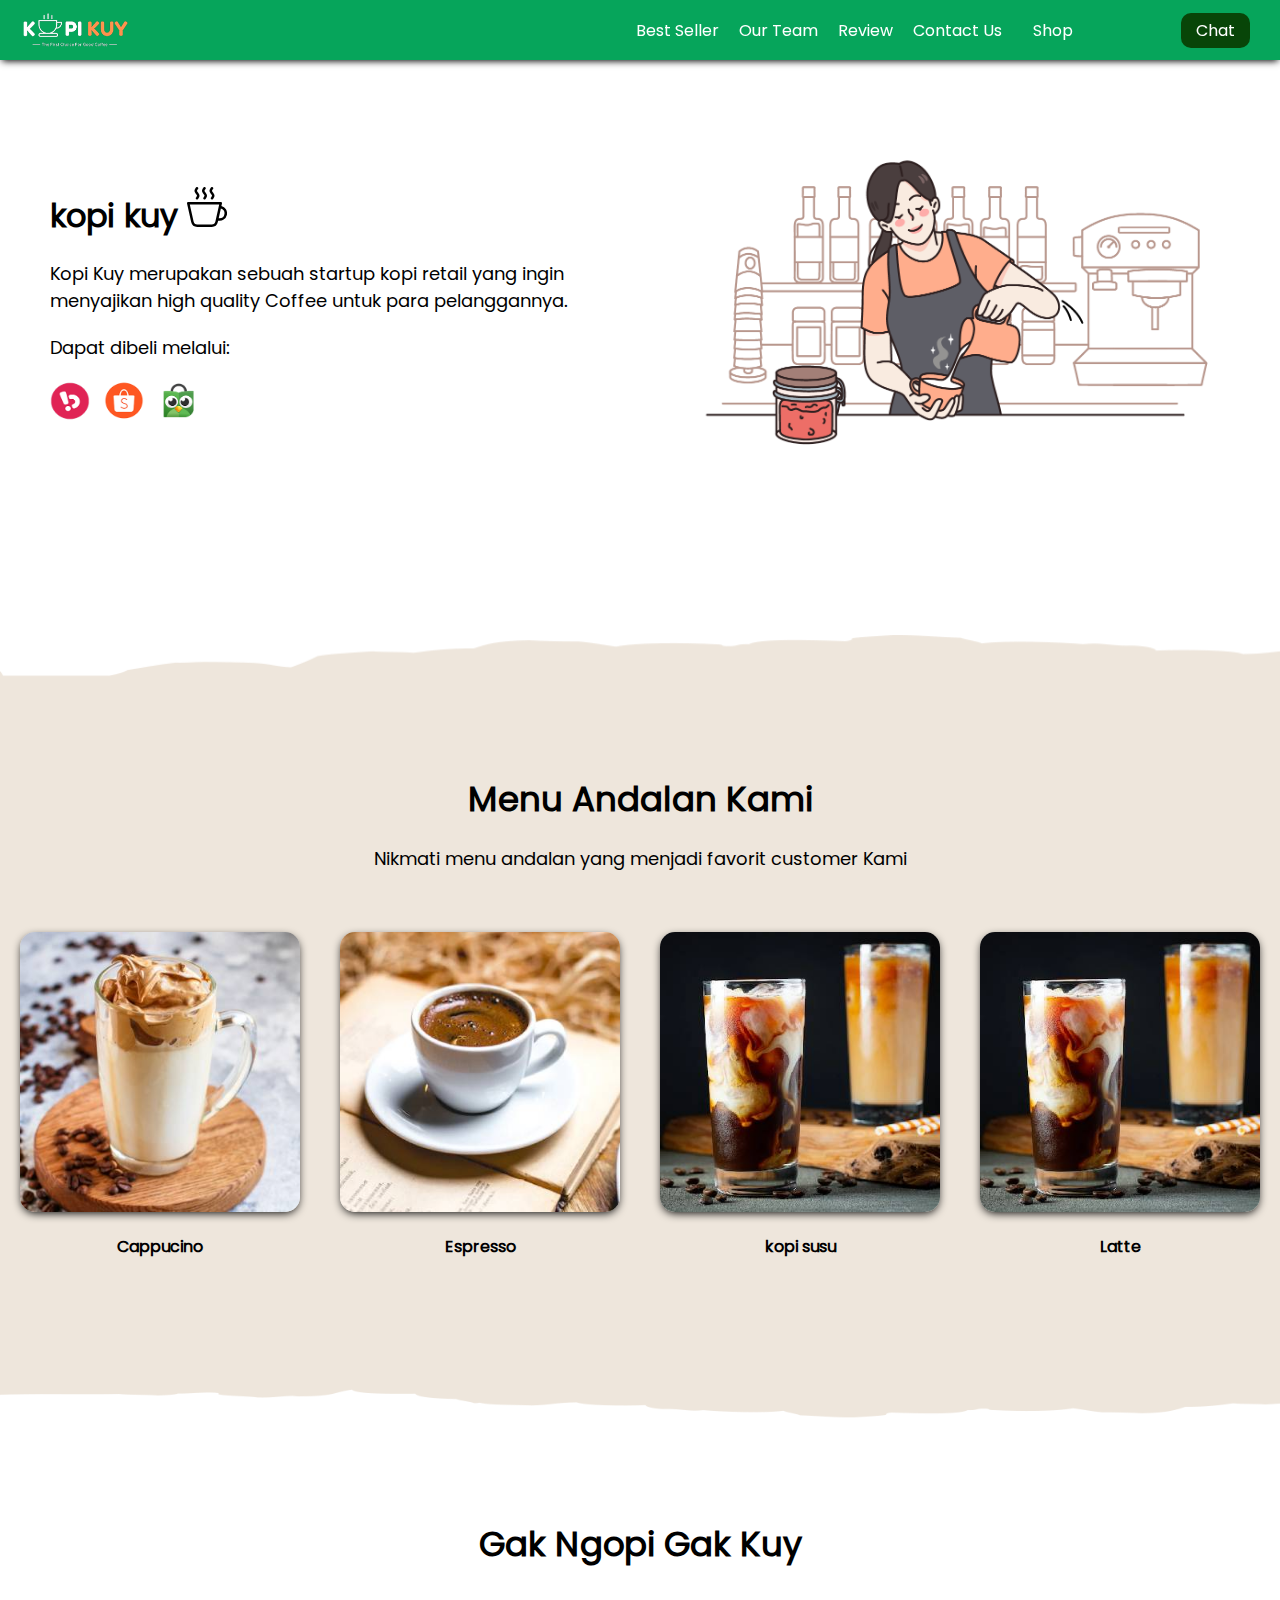
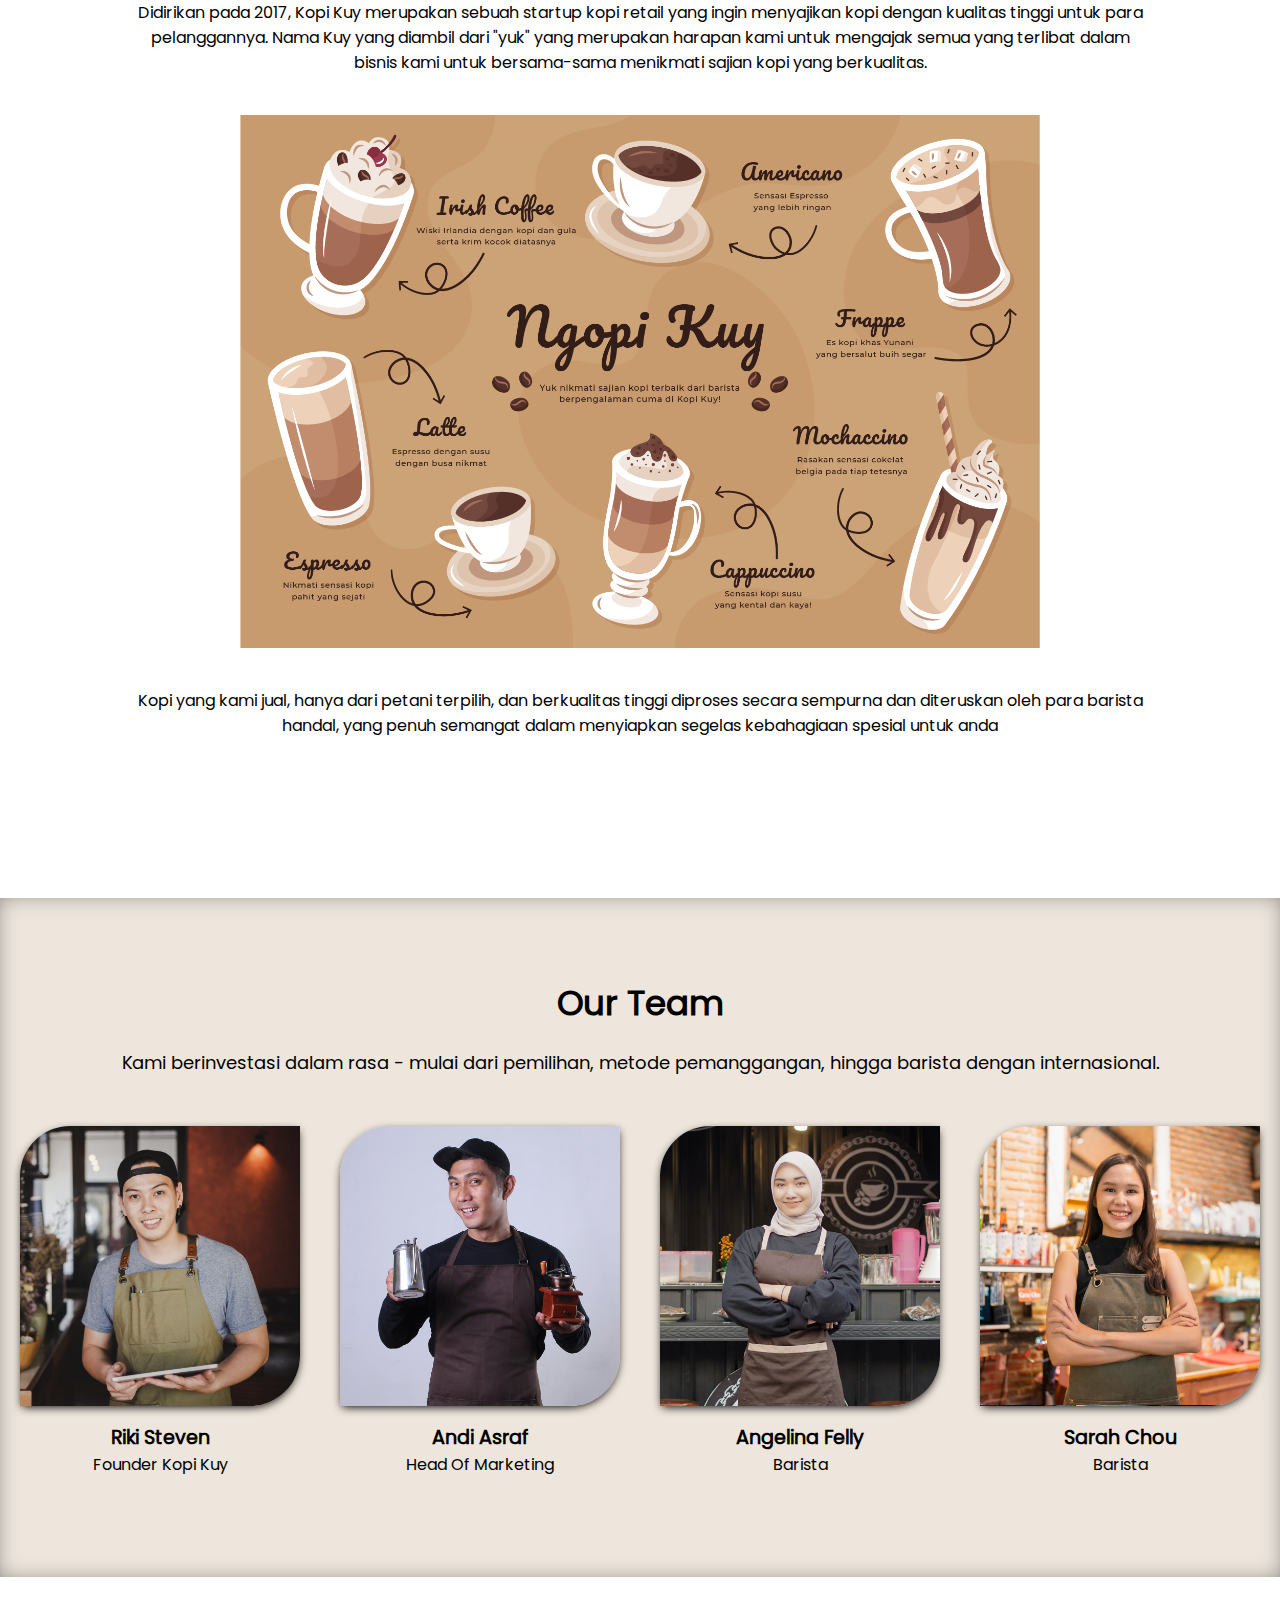
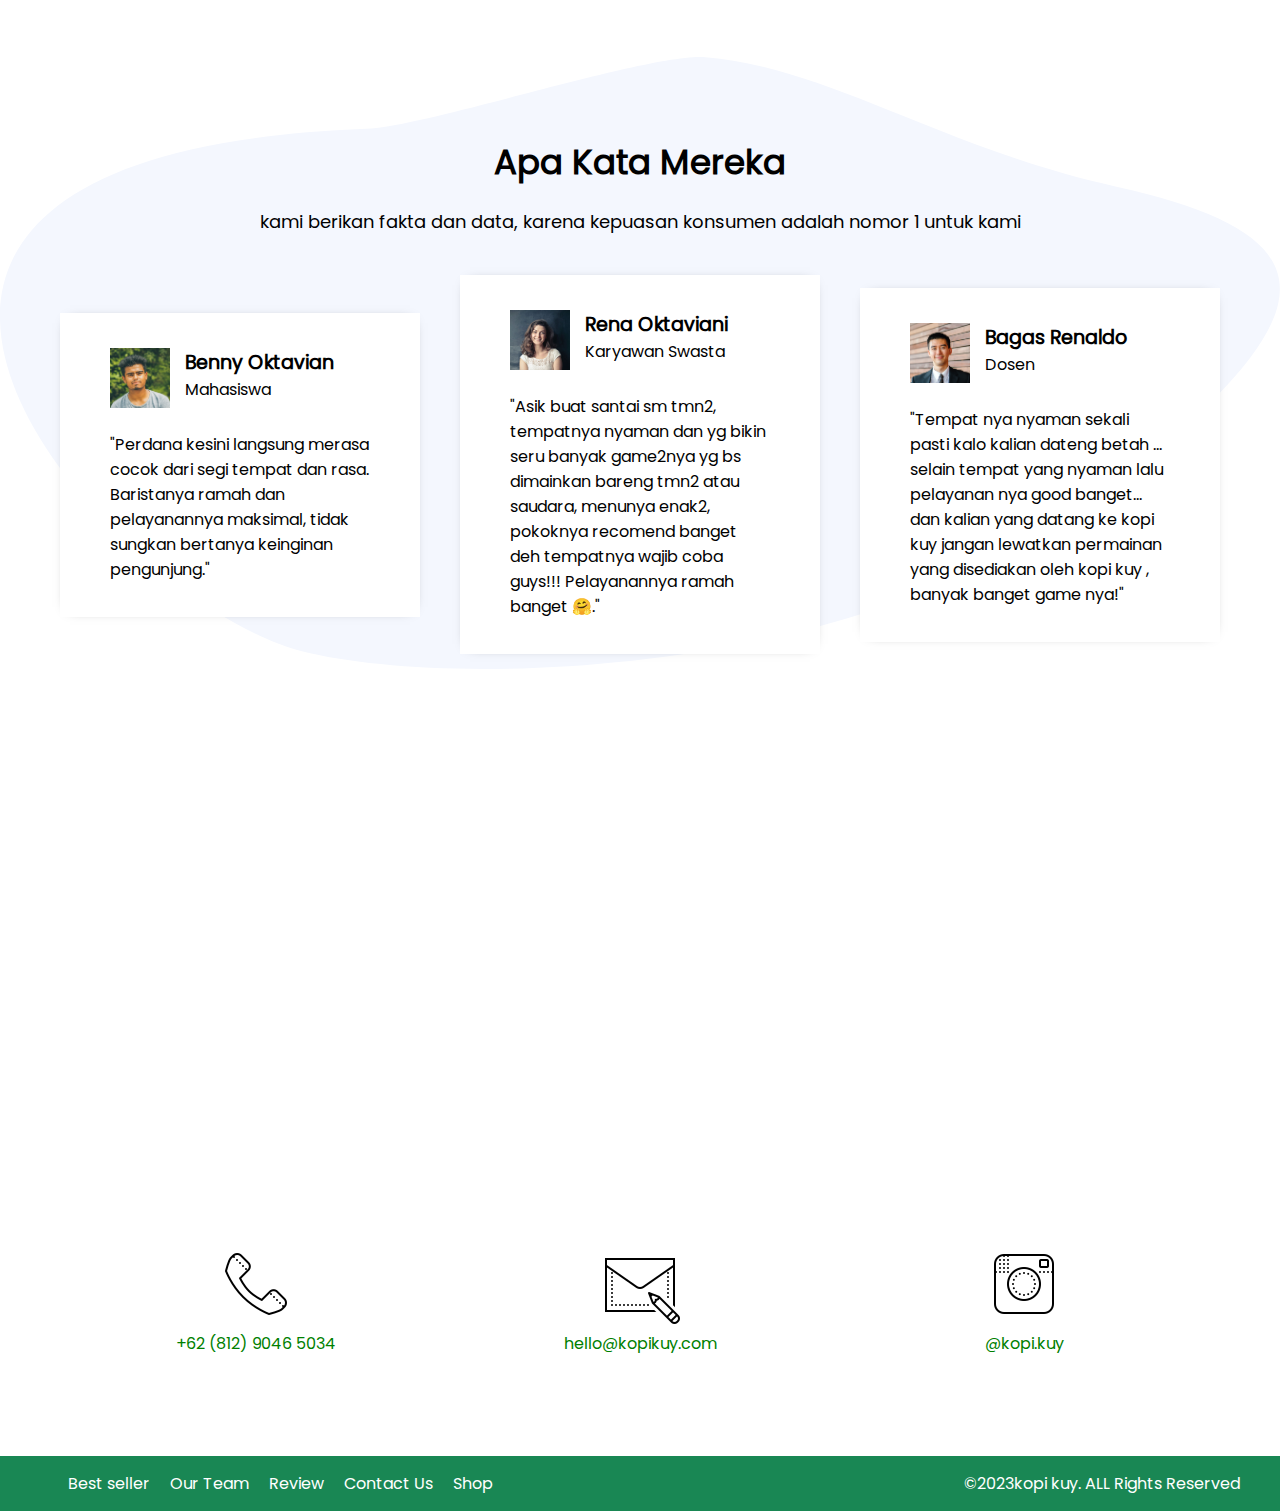
<file: index.html>
<!DOCTYPE html>
<html lang="id">

<head>
    <meta charset="UTF-8">
    <meta http-equiv="X-UA-Compatible" content="IE=edge">
    <meta name="viewport" content="width=device-width, initial-scale=1.0">
    <link rel="shortcut icon" href="images/favicon.ico" type="image/x-icon">
    <title>Website Kopi Kuy</title>
    <link rel="stylesheet" href="css/style.css">
</head>

<body>
    <nav>
        <img class="logo" src="images/logo/logo_kuy.png">
        <div class="navigasi">
            <a href="#best-seller">Best Seller</a>
            <a href="#our-team">Our Team</a>
            <a href="#review">Review</a>
            <a href="#contact-us">Contact Us</a>
        </div>
        <a class="shop" href="produk.html">Shop</a>
        <a class="chat" href="https://wa.me/628123456?text=Saya ingin bertanya" target="_blank">Chat</a>
    </nav>

    <!--Tulis kode header mulai di baris 28-->

    <header>
        <div class="kiri">
            <h1>
                kopi kuy
                <img src="images/icon/icon_kopi.svg" alt="">
            </h1>
            <p>
                Kopi Kuy merupakan sebuah startup kopi retail yang ingin menyajikan
                high quality Coffee untuk para pelanggannya.
            </p>
            <p>
                Dapat dibeli melalui:
            </p>
            <div class="olshop">
                <img src="images/logo/logo_bukalapak.png" alt="">
                <img src="images/logo/logo_shopee.png" alt="">
                <img src="images/logo/logo_tokopedia.png" alt="">
            </div>
        </div>
        <div class="kanan">
            <img src="images/header/header1.png" alt="">
        </div>
    </header>
    <section class="best-seller" id="best-seller">
        <h2>Menu Andalan Kami</h2>
        <p>Nikmati menu andalan yang menjadi favorit customer Kami</p>
        <div class="produk">
            <img src=" images/produk/product_capuchino.jpg" alt="">
            <p>Cappucino</p>
        </div>
        <div class="produk">
            <img src="images/produk/product_espresso.jpg" alt="">
            <p>Espresso</p>
        </div>
        <div class="produk">
            <img src="images/produk/product_kopi_susu.jpg" alt="">
            <p>kopi susu</p>
        </div>
        <div class="produk">
            <img src="images/produk/product_kopi_susu.jpg" alt="">
            <p>Latte</p>
        </div>
    </section>
    <section class="about-us" id="about-us">
        <h2>Gak Ngopi Gak Kuy</h2>
        <p>Didirikan pada 2017, Kopi Kuy merupakan sebuah startup kopi retail
            yang ingin menyajikan kopi dengan kualitas tinggi untuk para pelanggannya.
            Nama Kuy yang diambil dari "yuk" yang merupakan harapan kami untuk mengajak semua
            yang terlibat dalam bisnis kami untuk bersama-sama menikmati sajian kopi yang berkualitas.</p>
        <img src="images/about-us/aset_kopi_jumbo.png" alt="">
        <p>Kopi yang kami jual, hanya dari petani terpilih, dan berkualitas tinggi diproses
            secara sempurna dan diteruskan oleh para barista handal, yang penuh semangat
            dalam menyiapkan segelas kebahagiaan spesial untuk anda</p>
    </section>
    <section class="our-team" id="our-team">
        <h2>Our Team</h2>
        <p>Kami berinvestasi dalam rasa - mulai dari pemilihan, metode pemanggangan, hingga barista dengan
            internasional. </p>
        <div class="team">
            <img src="images/team/team1.jpg" alt="">
            <h3>Riki Steven</h3>
            <p>Founder Kopi Kuy</p>
        </div>
        <div class="team">
            <img src="images/team/team2.jpg" alt="">
            <h3>Andi Asraf</h3>
            <p>Head Of Marketing</p>
        </div>
        <div class="team">
            <img src="images/team/team3.jpg" alt="">
            <h3>Angelina Felly</h3>
            <p>Barista</p>
        </div>
        <div class="team">
            <img src="images/team/team4.jpg" alt="">
            <h3>Sarah Chou</h3>
            <p>Barista</p>
        </div>
    </section>
    <section class="review" id="riview">
        <h2>Apa Kata Mereka</h2>
        <p>kami berikan fakta dan data, karena kepuasan konsumen adalah nomor 1 untuk kami</p>
        <div class="testimoni">
            <img src="images/customer/customer1.jpg" alt="">
            <div class="profile">
                <h3>Benny Oktavian</h3>
                <p>Mahasiswa</p>
            </div>
            <p>"Perdana kesini langsung merasa cocok dari segi tempat dan rasa.
                Baristanya ramah dan pelayanannya maksimal, tidak sungkan bertanya keinginan pengunjung."</p>
        </div>
        <div class="testimoni">
            <img src=" images/customer/customer2.jpg" alt="">
            <div class="profile">
                <h3>Rena Oktaviani</h3>
                <p>Karyawan Swasta</p>
            </div>
            <p>"Asik buat santai sm tmn2, tempatnya nyaman dan yg bikin seru banyak game2nya
                yg bs dimainkan bareng tmn2 atau saudara, menunya enak2, pokoknya recomend
                banget deh tempatnya wajib coba guys!!! Pelayanannya ramah banget 🤗."</p>
        </div>
        <div class="testimoni">
            <img src="images/customer/customer3.jpg" alt="">
            <div class="profile">
                <h3>Bagas Renaldo</h3>
                <p>Dosen</p>
            </div>
            <p>"Tempat nya nyaman sekali pasti kalo kalian dateng betah ...
                selain tempat yang nyaman lalu pelayanan nya good banget...
                dan kalian yang datang ke kopi kuy jangan lewatkan permainan yang disediakan
                oleh kopi kuy , banyak banget game nya!"</p>
        </div>
    </section>
    <section class="contact-us" id="contact-us">
        <iframe
            src="https://www.google.com/maps/embed?pb=!1m14!1m8!1m3!1d7932.741866032694!2d106.668581!3d-6.214715!3m2!1i1024!2i768!4f13.1!3m3!1m2!1s0x2e69f9912c7f297b%3A0xe5a3a671dae861ab!2sKopi%20kuy!5e0!3m2!1sid!2sid!4v1680617229460!5m2!1sid!2sid"
            allowfullscreen="" loading="lazy" referrerpolicy="no-referrer-when-downgrade" frameborder="0"></iframe>
        <div class="kontak">
            <img src="images/icon/icon_phone.png" alt="">
            <p>+62 (812) 9046 5034</p>
        </div>
        <div class="kontak">
            <img src="images/icon/icon_mail.png" alt="">
            <p>hello@kopikuy.com</p>
        </div>
        <div class="kontak">
            <img src="images/icon/icon_instagram.png" alt="">
            <p>@kopi.kuy</p>
        </div>
    </section>
    <footer>
        <div class="navigasi">
            <a href="#best-seller">Best seller</a>
            <a href="#our-team">Our Team</a>
            <a href="#review">Review</a>
            <a href="#contact-us">Contact Us</a>
            <a href="produk.html">Shop</a>
        </div>
        <p>&copy;2023kopi kuy. ALL Rights Reserved</p>
    </footer>

</body>

</html>
</file>
<file: css/style.css>
/* Kode * di bawah ini untuk mereset tampilan setiap web browser supaya seragam */

* {
   box-sizing: border-box;
   margin: 0;
   padding: 0;
}

html {
   /* scroll-behavior: smooth agar scroll ketika klik pada navigasi menjadi halus */
   scroll-behavior: smooth;
}

/* 
Kode di bawah ini untuk mengatur nav sampai footer agar memiliki tampilan flexibel
selengkapnya akan di bahas di hari ke 3
*/

nav,
header,
section,
footer {
   /* 
      display: flex memiliki pengaturan yang dapat mengatur agar elemen
      di dalamnya memiliki ukuran yang fleksibel
      digunakan saat ada elemen yang isinya lebih dari satu kolom
   */
   display: flex;
   /* 
      align-items: center mengatur elemen di dalamnya rata tengah vertikal
   */
   align-items: center;

   /* 
      justify-content: center mengatur elemen di dalamnya rata tengah horizontal
   */
   justify-content: center;

   /* 
      flex-wrap: wrap mengatur agar jika lebar elemen berlebih, maka elemen
      akan otomatis diletakan di baris baru (tidak dipaksakan di satu baris)
   */
   flex-wrap: wrap;
}



/* 
Kode @font-face untuk menginstall font ke dalam Website 
src adalah untuk lokasi fontnya, font dapat di cari di website https://fonts.google.com/
dengan memberi nama family, maka kita mendaftarkan font tersebut ke dalam website
*/

@font-face {
   src: url(../fonts/poppins.woff2);
   font-family: 'Poppins';
}

body {
   /* 
   mendaftarkan semua teks pada body menjadi family Poppins 
   kenapa pada body? karena elemen body membungkus semua elemen dari nav section sampai footer
   */
   font-family: 'Poppins';
}

/*
Misalnya ada font dari google yang bernama Irish Grover yang berada di:
https://fonts.gstatic.com/s/irishgrover/v23/buExpoi6YtLz2QW7LA4flVgv__RP.woff2

maka bisa coba copy kode berikut untuk menginstall font tadi:

@font-face {
  font-family: 'Irish Grover';
  font-style: normal;
  font-weight: 400;
  src: url(https://fonts.gstatic.com/s/irishgrover/v23/buExpoi6YtLz2QW7LA4flVgv__RP.woff2) format('woff2');
}

Jika kode di atas sudah di copy
Nanti pada element yang ingin menggunakan font Irish Grover Tadi, tinggal diganti font-familynya
misal mau mengganti h1 dan h2 maka kodenya sebagai berikut:

h1,h2 {
   font-family: 'Irish Grover';
}

*/


a {
   /* menghilangkan garis bawah pada link */
   text-decoration: none;

   /* 
   color: adalah untuk mengganti warna tulisan.
   color:unset digunakan pada a untuk menghilangkan warna bawaan pada link (biasanya warna biru) 
   */
   color: unset;
}

h2 {
   /* mengatur ukuran huruf ke 34 pixel */
   font-size: 34px;
}

h3 {
   /* mengatur ukuran huruf ke 1.2rem */
   font-size: 1.2rem;
}

h1,
h2,
h3 {
   /* mengatur tebal huruf bisa bold, normal*/
   font-weight: bold;
}

img {
   /* 
      kode max-width artinya lebar maksimal
      mengatur agar semua elemen img memiliki lebar maksimal 100% agar
      besar gambar tidak melebihi layar ataupun elemen pembungkus
   */
   max-width: 100%;
}

/* Navigasi */

nav {
   /* 
   background-color mengatur warna latar belakang 
   untuk pengguna hp, pergantian warna tidak bisa seperti vs code
   hanya dapat menggunakan warna bahasa inggris seperti: red, green, brown, purple dsb
   untuk pengguna vscode silahkan arahkan mouse ke kotak warna di bawah
   untuk mengganti warna sesuai keinginan
   */
   background-color: #06a55b;

   /* box-shadow membuat efek bayangan */
   box-shadow: 0 3px 7px -2px #000;

   /* width mengatur lebar elemen. 100% agar lebarnya full dari kiri sampai kanan layar */
   width: 100%;

   /* 
   padding digunakan untuk memberi jarak ke dalam. 
   efeknya bila digunakan pada elemen yang memiliki warna latar akan membuat elemen tersebut 'gemuk'
   padding-top artinya jarak ke atas, nilai padding dapat berupa
   padding-top, padding-bottom, padding-left, padding-right
   */
   padding-top: 10px;
   padding-bottom: 10px;

   /* 
   position mengatur posisi elemen, position:fixed supaya elemen nav akan ikut menempel di atas layar
   saat kita scroll ke bawah. Jika ingin navigasi gak nempel, bisa menggunakan position:static;
   */
   position: fixed;

   /* Nilai z-index semakin besar, maka elemen akan semakin di depan */
   z-index: 500;
}

img.logo {
   /* height mengatur tinggi elemen */
   height: 40px;
   /* penjelasan margin mirip dengan padding, fungsinya untuk memberi jarak pada elemen */
   margin-left: 20px;
}

div.navigasi {
   margin-left: auto;
   margin-right: 15px;
}

nav a {
   color: #fff;
   padding-left: 8px;
   padding-right: 8px;
}

a.shop {
   margin-right: 100px;
}

a.chat {
   margin-right: 30px;
   background-color: rgb(8, 69, 8);
   color: #fff;
   padding-top: 5px;
   padding-right: 15px;
   padding-bottom: 5px;
   padding-left: 15px;
   border-radius: 10px;
}


/* 
   PERHATIKAN bahwa dalam mengatur elemen, nama elemen langsung ditulis
   sedangkan untuk mengatur class, dibutuhkan tanda titik (.) terlebih dulu
   img {} berarti seluruh elemen dengan tag img (<img src="....">), 
   sedangkan .img artinya hanya elemen dengan class img (<img class="img" src="...">) 
*/


/* HEADER */


header,
section {
   /*
    padding mengatur jarak ke dalam
    pada padding dan margin ditambahkan top / right / bottom / top 
    untuk mengatur jarak masing-masing 
   */
   padding-top: 80px;
   padding-bottom: 80px;

   /* margin mengatur jarak ke luar */
   margin-bottom: 80px;
}

/* penulisan CSS dapat digabung dengan beberapa elemen */
header div.kiri,
header div.kanan {
   /* width mengatur lebar elemen. 50% artinya setengah ukuran elemen pembungkus */
   width: 50%;
   padding: 50px;
}

header h1 {
   margin-bottom: 20px;
}

header p {
   /* font-size digunakan untuk mengatur ukuran huruf */
   font-size: 18px;
   margin-bottom: 20px;
}

div.olshop img {
   width: 40px;
   /* aspect-ratio:1 agar tinggi menyesuaikan width */
   aspect-ratio: 1;
   margin-right: 10px;
}

/* Best Seller */

section.best-seller {
   position: relative;

   /* background-color mengatur warna latar belakang elemen */
   background-color: #EEE6DC;

   /* text-align mengatur rata tulisan, bisa bernilai: left, right, center, justify */
   text-align: center;
}

/* 
terkait position, after, dan before memerlukan pemahaman mendalam
terkait layout pada CSS untuk dapat memahami secara penuh 
*/

section.best-seller::before,
section.best-seller::after {
   position: absolute;
   content: "";
   width: 100%;
   height: 76px;

   /* background-image untuk menambahkan gambar sebagai background */
   background-image: url(../images/background/garis-atas.png);

   /*background-size agar gambar latar menyesuaikan tinggi / lebar elemen */
   background-size: cover;

   top: -60px;
   left: 0;
}

section.best-seller::after {
   height: 60px;
   background-image: url(../images/background/garis-bawah.png);
   top: unset;
   bottom: -60px;
}

section.best-seller h2 {
   margin-bottom: 20px;
   width: 100%;
}

/* 
Penulisan section.best-seller > p berarti mengatur elemen p yang langsung
di bungkus oleh elemen <section class="best-seller">
aturan ini tidak berlaku untuk elemen <p> yang ada di dalam <div class="produk">
*/

section.best-seller>p {
   font-size: 18px;
   margin-bottom: 40px;
   width: 100%;
}

div.produk {
   /* 
      Penulisan padding dan margin seperti padding:20px ini penulisan singkat 
      yang berarti top, right, bottom, left nilainya sama, yaitu 20px 
   */
   padding: 20px;
   width: 25%;
}

div.produk img {
   /* transition membuat animasi transisi dari perubahan style, 0.3s berarti 0.3 detik */
   transition: all 0.3s ease;

   /* border-radius  Membuat sudut membulat */
   border-radius: 15px;

   /* box-shadow membuat efek bayangan */
   box-shadow: 0 3px 10px -2px #000;
}

/*

kode div.produk img:hover akan dijalankan saat mouse ada di atas elemen <img> yang ada
di dalam <div class="produk"> 
karena ada efek transition pada div.produk img 
maka akan menghasilkan efek animasi yang smooth

*/
div.produk img:hover {

   /* membuat transformasi, bisa berupa scale(1.05), rotate(180deg), translateY(-50px), dsb */
   transform: scale(0.9);
   border-radius: 50%;
}

div.produk p {
   margin-top: 15px;
   font-weight: bold;
}



/* About US */

section.about-us {
   /* max-width: 80%; mengatur lebar maksimal elemen tidak boleh melebihi 80% layar */
   max-width: 80%;

   /* margin-left dan margin-right auto akan membuat posisi elemen berada di tengah */
   margin-left: auto;
   margin-right: auto;
   text-align: center;
}

section.about-us h2 {
   margin-bottom: 30px;
   width: 100%;
}

section.about-us img {
   /* 
      Penulisan width: 800px dan max-width: 100% mengatur agar
      elemen memiliki lebar 800px namun tidak boleh melebihi 100% ukuran layar
   */
   width: 800px;
   max-width: 100%;
   margin: auto;
}

/*
section.about-us p:nth-child(2) berarti mengatur elemen ke 2 dengan jenis <p>
yang ada di dalam <section class="about-us">
*/

section.about-us p:nth-child(2) {
   margin-bottom: 40px;
}

section.about-us p:nth-child(4) {
   margin-top: 40px;
}


/* OUR TEAM */

section.our-team {
   background-color: #EEE6DC;
   box-shadow: inset 0px 0px 23px -6px #707070;
   text-align: center;
}

section.our-team h2 {
   margin-bottom: 20px;
   width: 100%;
}

section.our-team>p {
   margin-bottom: 30px;
   font-size: 18px;
   width: 800px;
   max-width: 90%;
   margin-left: auto;
   margin-right: auto;
   width: 100%;
}

div.team {
   width: 25%;
   padding: 20px;
}

div.team img {
   width: 100%;
   aspect-ratio: 1/1;
   object-fit: cover;
   box-shadow: 0 3px 10px -2px #000;
   border-radius: 50px 0px 50px 0px;
   margin-bottom: 10px;
}


/* REVIEW */

section.review {
   background-image: url(../images/background/bg-review.svg);
   /* 
      background-size: contain;
      membuat gambar latar belakang tidak terpotong
   */
   background-size: contain;

   /* 
      background-repeat: no-repeat;
      membuat gambar latar belakang tidak diulang (duplikat)
   */
   background-repeat: no-repeat;
   padding-left: 40px;
   padding-right: 40px;
   justify-content: space-around;
   /* align-items: stretch; membuat tinggi elemen di dalam .review .baris seragam */
   text-align: center;
}

section.review h2 {
   margin-bottom: 20px;
   width: 100%;
}

section.review>p {
   margin-bottom: 40px;
   font-size: 18px;
   width: 100%;
}

div.testimoni {
   width: 30%;
   display: flex;
   flex-wrap: wrap;
   padding: 35px 50px;
   box-shadow: 0px 0px 12px -10px #000;
   background-color: #fff;
}

div.testimoni img {
   width: 60px;
   height: 60px;
   margin-right: 15px;
   object-fit: cover;
}

div.profile {
   text-align: left;
   display: block;
   margin-bottom: 30px;
   width: calc(100% - 75px);
}

div.profile p {
   width: 100%;
   text-align: left;
}

div.testimoni>p {
   width: 100%;
   text-align: left;
}

*[data-from="tmp"]>* {
   position: relative;
}

*[data-from="tmp"]>*:nth-child(1):before {
   position: absolute;
   color: red;
   bottom: 40px;
   content: "prakerja";
   font-size: 13px;
   z-index: 10;
   text-decoration: line-through;
}

/* CONTACT US */
section.contact-us {
   margin-bottom: 20px;
}

section.contact-us iframe {
   width: 100%;
   height: 300px;
   border: 0;
}

div.kontak {
   width: 30%;
   /* color mengatur warna tulisan */
   color: green;
   text-align: center;
   margin-top: 50px;
}


/* FOOTER */

footer {
   background-color: #198754;
   padding-top: 15px;
   padding-bottom: 15px;
   color: #fff;
   padding-right: 40px;
   padding-left: 40px;
}

footer div.navigasi {
   margin-left: 20px;
   margin-right: auto;
}

footer div.navigasi a {
   padding: 8px;
}



/* UNTUK kode RESPONSIF hari ke 3 tulis DI BAWAH sini */

@media (max-width:600px) {

   div.navigasi {
      display: none
   }

   a.shop {
      margin-right: 15px;
      margin-left: auto;
   }

   header div.kiri,
   header div.kanan {
      width: 100%;
      padding: 30px;
      text-align: center;
   }

   div.team,
   div.produk,
   div.kontak {
      width: 50%;
   }

   div.testimoni {
      width: 100%;
      margin-bottom: 24px;
   }

}

/* Kode CSS Selesai di sini */
</file>
